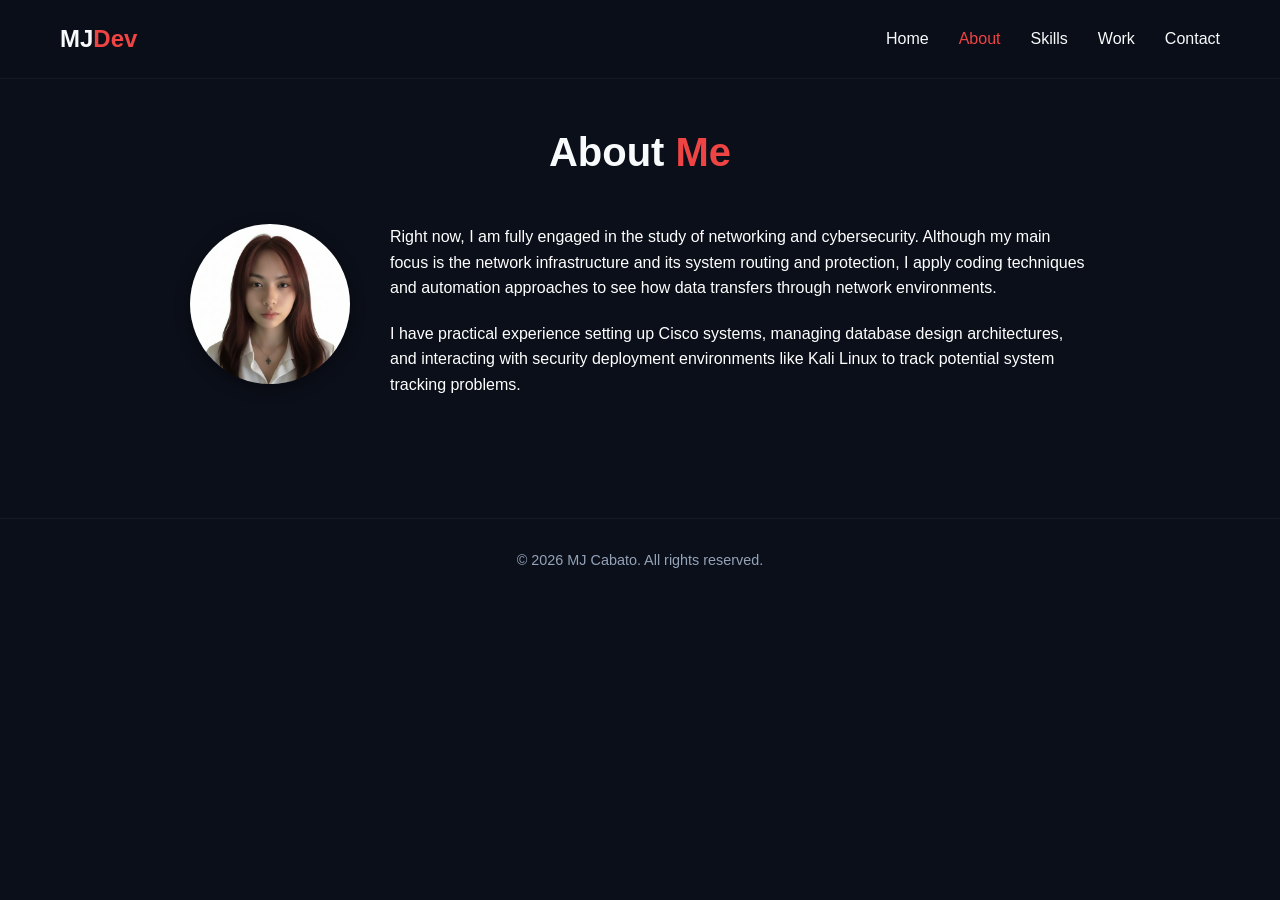
<file: Portfolio/about.html>
<!DOCTYPE html>
<html lang="en">
<head>
    <meta charset="UTF-8">
    <meta name="viewport" content="width=device-width, initial-scale=1.0">
    <title>About Me | MJ Cabato</title>
    <link rel="stylesheet" href="https://cdnjs.cloudflare.com/ajax/libs/font-awesome/6.4.0/css/all.min.css">
    <link rel="stylesheet" href="style.css">
</head>
<body>

    <header>
        <nav class="navbar">
            <div class="logo">MJ<span>Dev</span></div>
            <ul class="nav-links">
                <li><a href="index.html">Home</a></li>
                <li><a href="about.html" class="active">About</a></li>
                <li><a href="skills.html">Skills</a></li>
                <li><a href="work.html">Work</a></li>
                <li><a href="contact.html">Contact</a></li>
            </ul>
        </nav>
    </header>

    <section class="page-container">
        <h2 class="section-title">About <span>Me</span></h2>
        <div class="about-layout">
            <div class="about-img-container">
                <img src="img1.jpg" alt="Jessica" class="about-profile-img">
            </div>
            <div class="about-text">
                <p>Right now, I am fully engaged in the study of networking and cybersecurity. Although my main focus is the network infrastructure and its system routing and protection, I apply coding techniques and automation approaches to see how data transfers through network environments.</p>
                <p>I have practical experience setting up Cisco systems, managing database design architectures, and interacting with security deployment environments like Kali Linux to track potential system tracking problems.</p>
            </div>
        </div>
    </section>

    <footer>
        <p>&copy; 2026 MJ Cabato. All rights reserved.</p>
    </footer>

</body>
</html>
</file>
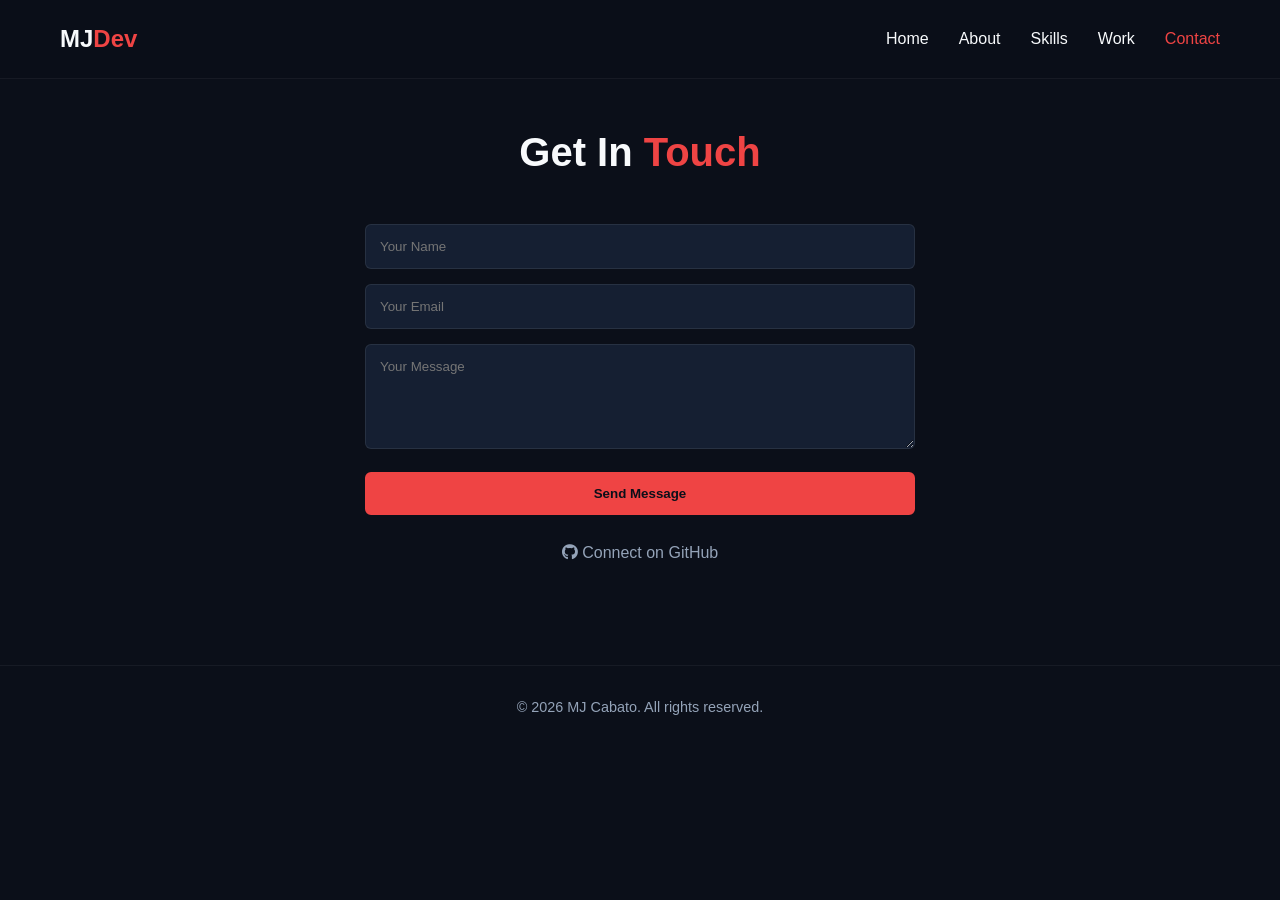
<file: Portfolio/contact.html>
<!DOCTYPE html>
<html lang="en">
<head>
    <meta charset="UTF-8">
    <meta name="viewport" content="width=device-width, initial-scale=1.0">
    <title>Contact Me | MJ Cabato</title>
    <link rel="stylesheet" href="https://cdnjs.cloudflare.com/ajax/libs/font-awesome/6.4.0/css/all.min.css">
    <link rel="stylesheet" href="style.css">
</head>
<body>

    <header>
        <nav class="navbar">
            <div class="logo">MJ<span>Dev</span></div>
            <ul class="nav-links">
                <li><a href="index.html">Home</a></li>
                <li><a href="about.html">About</a></li>
                <li><a href="skills.html">Skills</a></li>
                <li><a href="work.html">Work</a></li>
                <li><a href="contact.html" class="active">Contact</a></li>
            </ul>
        </nav>
    </header>

    <section class="page-container">
        <h2 class="section-title">Get In <span>Touch</span></h2>
        <div class="contact-container">
            
            <form action="https://formspree.io/f/mnjrlbpd" method="POST" id="contact-form">
                
                <div class="form-group">
                    <input type="text" name="name" placeholder="Your Name" required>
                </div>
                
                <div class="form-group">
                    <input type="email" name="email" placeholder="Your Email" required>
                </div>
                
                <div class="form-group">
                    <textarea name="message" placeholder="Your Message" rows="5" required></textarea>
                </div>
                
                <button type="submit" class="btn primary-btn">Send Message</button>
                
            </form>

            <div class="social-links">
                <a href="https://github.com/cabatojessica01-max/" target="_blank"><i class="fab fa-github"></i> Connect on GitHub</a>
            </div>
        </div>
    </section>

    <footer>
        <p>&copy; 2026 MJ Cabato. All rights reserved.</p>
    </footer>

</body>
</html>
</file>
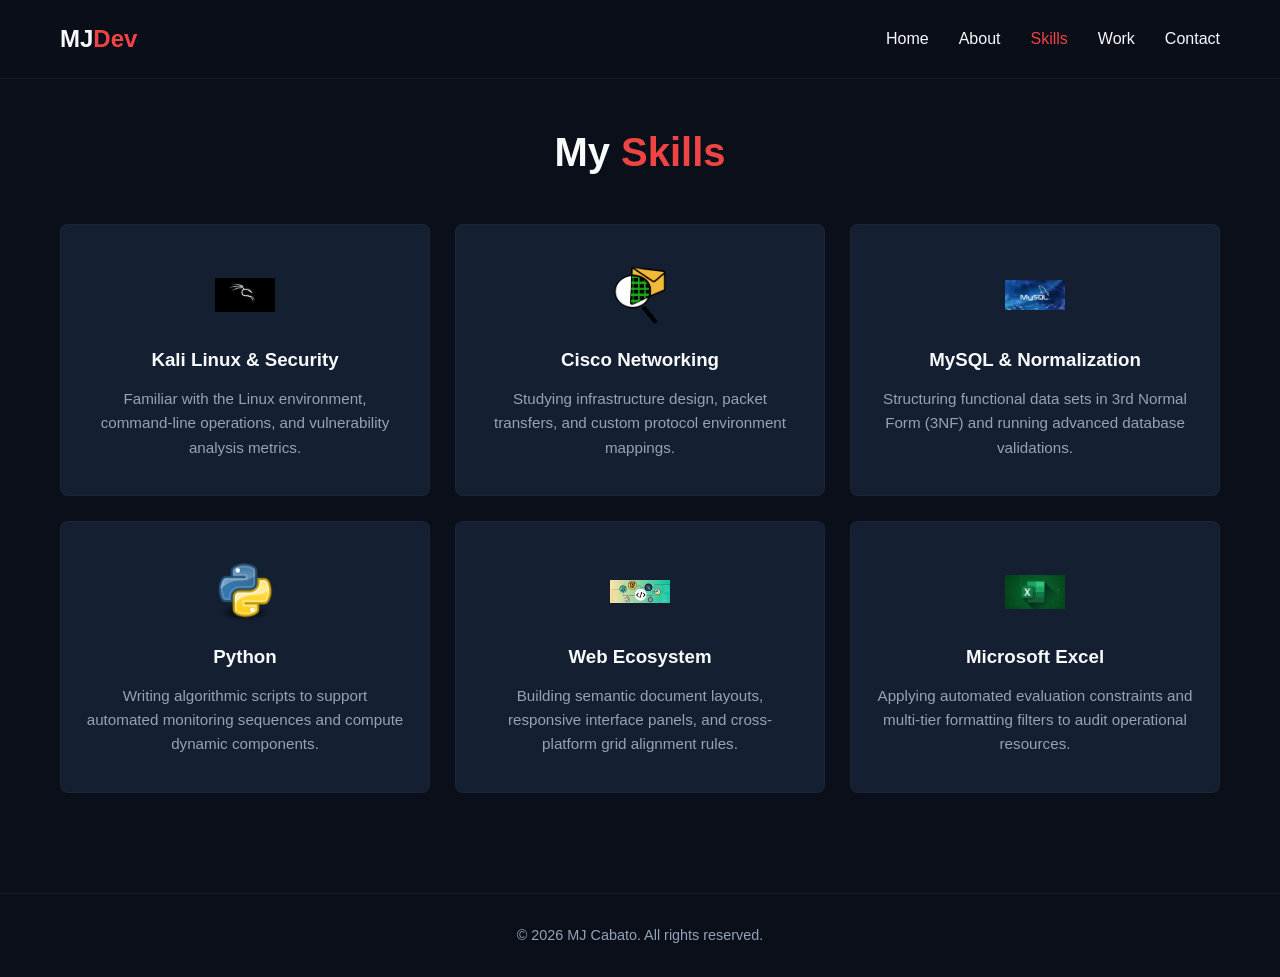
<file: Portfolio/skills.html>
<!DOCTYPE html>
<html lang="en">
<head>
    <meta charset="UTF-8">
    <meta name="viewport" content="width=device-width, initial-scale=1.0">
    <title>My Skills | MJ Cabato</title>
    <link rel="stylesheet" href="style.css">
</head>
<body>

    <header>
        <nav class="navbar">
            <div class="logo">MJ<span>Dev</span></div>
            <ul class="nav-links">
                <li><a href="index.html">Home</a></li>
                <li><a href="about.html">About</a></li>
                <li><a href="skills.html" class="active">Skills</a></li>
                <li><a href="work.html">Work</a></li>
                <li><a href="contact.html">Contact</a></li>
            </ul>
        </nav>
    </header>

    <main class="page-container">
        <h2 class="section-title">My <span>Skills</span></h2>

        <div class="skills-grid">
            
            <!-- Skill 1: Kali Linux -->
            <div class="skill-card">
                <div class="skill-icon-wrapper">
                    <img src="linux.png" alt="Kali Linux" class="app-screenshot-img">
                </div>
                <h3>Kali Linux & Security</h3>
                <p>Familiar with the Linux environment, command-line operations, and vulnerability analysis metrics.</p>
            </div>

            <!-- Skill 2: Cisco Networking -->
            <div class="skill-card">
                <div class="skill-icon-wrapper">
                    <img src="cisco.png" alt="Cisco" class="app-screenshot-img">
                </div>
                <h3>Cisco Networking</h3>
                <p>Studying infrastructure design, packet transfers, and custom protocol environment mappings.</p>
            </div>

            <!-- Skill 3: MySQL -->
            <div class="skill-card">
                <div class="skill-icon-wrapper">
                    <img src="mysql.png" alt="MySQL" class="app-screenshot-img">
                </div>
                <h3>MySQL & Normalization</h3>
                <p>Structuring functional data sets in 3rd Normal Form (3NF) and running advanced database validations.</p>
            </div>

            <!-- Skill 4: Python -->
            <div class="skill-card">
                <div class="skill-icon-wrapper">
                    <img src="python.png" alt="Python" class="app-screenshot-img">
                </div>
                <h3>Python</h3>
                <p>Writing algorithmic scripts to support automated monitoring sequences and compute dynamic components.</p>
            </div>

            <!-- Skill 5: Web Ecosystem -->
            <div class="skill-card">
                <div class="skill-icon-wrapper">
                    <img src="web.png" alt="Web Ecosystem" class="app-screenshot-img">
                </div>
                <h3>Web Ecosystem</h3>
                <p>Building semantic document layouts, responsive interface panels, and cross-platform grid alignment rules.</p>
            </div>

            <!-- Skill 6: Microsoft Excel -->
            <div class="skill-card">
                <div class="skill-icon-wrapper">
                    <img src="excel.png" alt="Excel" class="app-screenshot-img">
                </div>
                <h3>Microsoft Excel</h3>
                <p>Applying automated evaluation constraints and multi-tier formatting filters to audit operational resources.</p>
            </div>

        </div>
    </main>

    <footer>
        <p>&copy; 2026 MJ Cabato. All rights reserved.</p>
    </footer>

</body>
</html>
</file>
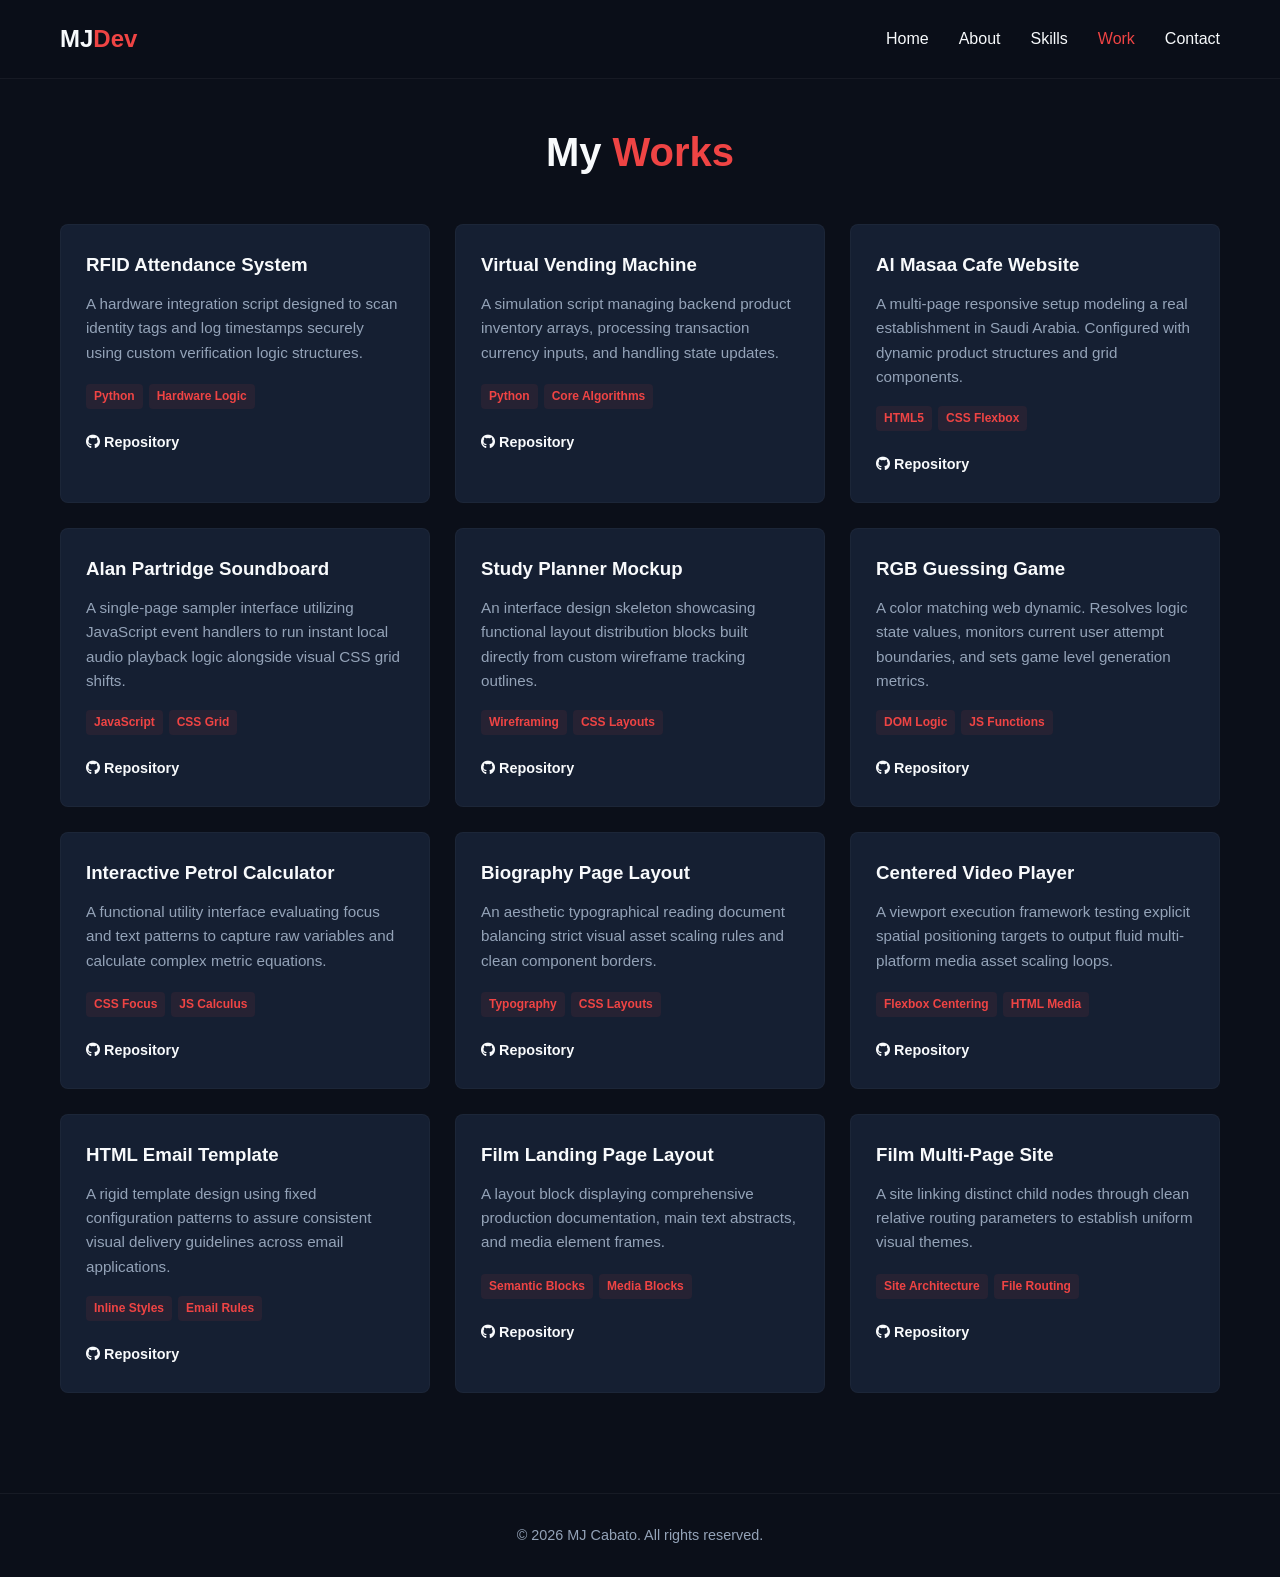
<file: Portfolio/work.html>
<!DOCTYPE html>
<html lang="en">
<head>
    <meta charset="UTF-8">
    <meta name="viewport" content="width=device-width, initial-scale=1.0">
    <title>My Works | MJ Cabato</title>
    <link rel="stylesheet" href="https://cdnjs.cloudflare.com/ajax/libs/font-awesome/6.4.0/css/all.min.css">
    <link rel="stylesheet" href="style.css">
</head>
<body>

    <header>
        <nav class="navbar">
            <div class="logo">MJ<span>Dev</span></div>
            <ul class="nav-links">
                <li><a href="index.html">Home</a></li>
                <li><a href="about.html">About</a></li>
                <li><a href="skills.html">Skills</a></li>
                <li><a href="work.html" class="active">Work</a></li>
                <li><a href="contact.html">Contact</a></li>
            </ul>
        </nav>
    </header>

    <section class="page-container">
        <h2 class="section-title">My <span>Works</span></h2>
        <div class="projects-grid">
            <div class="project-card"><div class="project-info"><h3>RFID Attendance System</h3><p>A hardware integration script designed to scan identity tags and log timestamps securely using custom verification logic structures.</p><div class="project-tech"><span class="tech-tag">Python</span><span class="tech-tag">Hardware Logic</span></div><a href="https://github.com/cabatojessica01-max/" target="_blank" class="proj-link"><i class="fab fa-github"></i> Repository</a></div></div>
            <div class="project-card"><div class="project-info"><h3>Virtual Vending Machine</h3><p>A simulation script managing backend product inventory arrays, processing transaction currency inputs, and handling state updates.</p><div class="project-tech"><span class="tech-tag">Python</span><span class="tech-tag">Core Algorithms</span></div><a href="https://github.com/cabatojessica01-max/" target="_blank" class="proj-link"><i class="fab fa-github"></i> Repository</a></div></div>
            <div class="project-card"><div class="project-info"><h3>Al Masaa Cafe Website</h3><p>A multi-page responsive setup modeling a real establishment in Saudi Arabia. Configured with dynamic product structures and grid components.</p><div class="project-tech"><span class="tech-tag">HTML5</span><span class="tech-tag">CSS Flexbox</span></div><a href="https://github.com/cabatojessica01-max/" target="_blank" class="proj-link"><i class="fab fa-github"></i> Repository</a></div></div>
            <div class="project-card"><div class="project-info"><h3>Alan Partridge Soundboard</h3><p>A single-page sampler interface utilizing JavaScript event handlers to run instant local audio playback logic alongside visual CSS grid shifts.</p><div class="project-tech"><span class="tech-tag">JavaScript</span><span class="tech-tag">CSS Grid</span></div><a href="https://github.com/cabatojessica01-max/" target="_blank" class="proj-link"><i class="fab fa-github"></i> Repository</a></div></div>
            <div class="project-card"><div class="project-info"><h3>Study Planner Mockup</h3><p>An interface design skeleton showcasing functional layout distribution blocks built directly from custom wireframe tracking outlines.</p><div class="project-tech"><span class="tech-tag">Wireframing</span><span class="tech-tag">CSS Layouts</span></div><a href="https://github.com/cabatojessica01-max/" target="_blank" class="proj-link"><i class="fab fa-github"></i> Repository</a></div></div>
            <div class="project-card"><div class="project-info"><h3>RGB Guessing Game</h3><p>A color matching web dynamic. Resolves logic state values, monitors current user attempt boundaries, and sets game level generation metrics.</p><div class="project-tech"><span class="tech-tag">DOM Logic</span><span class="tech-tag">JS Functions</span></div><a href="https://github.com/cabatojessica01-max/" target="_blank" class="proj-link"><i class="fab fa-github"></i> Repository</a></div></div>
            <div class="project-card"><div class="project-info"><h3>Interactive Petrol Calculator</h3><p>A functional utility interface evaluating focus and text patterns to capture raw variables and calculate complex metric equations.</p><div class="project-tech"><span class="tech-tag">CSS Focus</span><span class="tech-tag">JS Calculus</span></div><a href="https://github.com/cabatojessica01-max/" target="_blank" class="proj-link"><i class="fab fa-github"></i> Repository</a></div></div>
            <div class="project-card"><div class="project-info"><h3>Biography Page Layout</h3><p>An aesthetic typographical reading document balancing strict visual asset scaling rules and clean component borders.</p><div class="project-tech"><span class="tech-tag">Typography</span><span class="tech-tag">CSS Layouts</span></div><a href="https://github.com/cabatojessica01-max/" target="_blank" class="proj-link"><i class="fab fa-github"></i> Repository</a></div></div>
            <div class="project-card"><div class="project-info"><h3>Centered Video Player</h3><p>A viewport execution framework testing explicit spatial positioning targets to output fluid multi-platform media asset scaling loops.</p><div class="project-tech"><span class="tech-tag">Flexbox Centering</span><span class="tech-tag">HTML Media</span></div><a href="https://github.com/cabatojessica01-max/" target="_blank" class="proj-link"><i class="fab fa-github"></i> Repository</a></div></div>
            <div class="project-card"><div class="project-info"><h3>HTML Email Template</h3><p>A rigid template design using fixed configuration patterns to assure consistent visual delivery guidelines across email applications.</p><div class="project-tech"><span class="tech-tag">Inline Styles</span><span class="tech-tag">Email Rules</span></div><a href="https://github.com/cabatojessica01-max/" target="_blank" class="proj-link"><i class="fab fa-github"></i> Repository</a></div></div>
            <div class="project-card"><div class="project-info"><h3>Film Landing Page Layout</h3><p>A layout block displaying comprehensive production documentation, main text abstracts, and media element frames.</p><div class="project-tech"><span class="tech-tag">Semantic Blocks</span><span class="tech-tag">Media Blocks</span></div><a href="https://github.com/cabatojessica01-max/" target="_blank" class="proj-link"><i class="fab fa-github"></i> Repository</a></div></div>
            <div class="project-card"><div class="project-info"><h3>Film Multi-Page Site</h3><p>A site linking distinct child nodes through clean relative routing parameters to establish uniform visual themes.</p><div class="project-tech"><span class="tech-tag">Site Architecture</span><span class="tech-tag">File Routing</span></div><a href="https://github.com/cabatojessica01-max/" target="_blank" class="proj-link"><i class="fab fa-github"></i> Repository</a></div></div>
        </div>
    </section>

    <footer>
        <p>&copy; 2026 MJ Cabato. All rights reserved.</p>
    </footer>

</body>
</html>
</file>
<file: Portfolio/style.css>
* {
    margin: 0;
    padding: 0;
    box-sizing: border-box;
    font-family: 'Segoe UI', Tahoma, sans-serif;
    scroll-behavior: smooth;
}

:root {
    --bg-color: #0b0f19;
    --card-bg: #151f32;
    --primary-color: #ef4444;
    --text-main: #f8fafc;
    --text-muted: #94a3b8;
    --transition: all 0.3s ease;
}

body {
    background-color: var(--bg-color);
    color: var(--text-main);
    line-height: 1.6;
}

/* --- Shared Layout Containers --- */
.page-container {
    max-width: 1200px;
    margin: 0 auto;
    padding: 120px 20px 60px 20px;
}

span {
    color: var(--primary-color);
}

.section-title {
    text-align: center;
    font-size: 2.5rem;
    margin-bottom: 40px;
}

/* --- Navigation Module --- */
header {
    position: fixed;
    top: 0;
    width: 100%;
    background: rgba(11, 15, 25, 0.9);
    backdrop-filter: blur(10px);
    z-index: 1000;
    border-bottom: 1px solid rgba(255, 255, 255, 0.05);
}

.navbar {
    display: flex;
    justify-content: space-between;
    align-items: center;
    max-width: 1200px;
    margin: 0 auto;
    padding: 20px;
}

.logo {
    font-size: 1.5rem;
    font-weight: 700;
}

.nav-links {
    display: flex;
    list-style: none;
    gap: 30px;
}

.nav-links a {
    color: var(--text-main);
    text-decoration: none;
    font-weight: 500;
    transition: var(--transition);
}

.nav-links a:hover, 
.nav-links a.active {
    color: var(--primary-color);
}

/* --- Hero Layout --- */
.hero-section {
    height: 100vh;
    display: flex;
    align-items: center;
    justify-content: center;
    text-align: center;
    padding: 0 20px;
    background: radial-gradient(circle at center, #151f32 0%, #0b0f19 100%);
}

.hero-content h3 {
    font-size: 1.3rem;
    color: var(--primary-color);
    margin-bottom: 10px;
}

.hero-content h1 {
    font-size: 3.8rem;
    margin-bottom: 20px;
}

.hero-content p {
    max-width: 650px;
    margin: 0 auto 40px;
    color: var(--text-muted);
}

/* --- Buttons --- */
.btn {
    display: inline-block;
    padding: 12px 30px;
    border-radius: 6px;
    text-decoration: none;
    font-weight: 600;
    transition: var(--transition);
}

.primary-btn {
    background-color: var(--primary-color);
    color: #0b0f19;
    border: 2px solid var(--primary-color);
    margin-right: 15px;
}

.primary-btn:hover {
    background-color: transparent;
    color: var(--primary-color);
}

.secondary-btn {
    background-color: transparent;
    color: var(--text-main);
    border: 2px solid var(--text-muted);
}

.secondary-btn:hover {
    border-color: var(--primary-color);
    color: var(--primary-color);
}

/* --- About View --- */
.about-layout {
    display: flex;
    align-items: flex-start;
    justify-content: center;
    gap: 40px;
    max-width: 900px;
    margin: 40px auto 0 auto;
}

.about-img-container {
    width: 160px;
    height: 160px;
    flex-shrink: 0;
    border-radius: 50%;
    overflow: hidden;
    box-shadow: 0 4px 15px rgba(0,0,0,0.4);
}

.about-profile-img {
    width: 100%;
    height: 100%;
    object-fit: cover;
}

.about-text {
    flex: 1;
    color: #ffffff;
}

.about-text p {
    margin-bottom: 20px;
}

/* --- Framework Grids --- */
.skills-grid, 
.projects-grid {
    display: grid;
    gap: 25px;
    margin-top: 20px;
}

.skills-grid {
    grid-template-columns: repeat(auto-fit, minmax(280px, 1fr));
}

.projects-grid {
    grid-template-columns: repeat(auto-fit, minmax(320px, 1fr));
}

/* --- Cards Template --- */
.skill-card, 
.project-card {
    background-color: var(--card-bg);
    border-radius: 8px;
    border: 1px solid rgba(255, 255, 255, 0.03);
    transition: var(--transition);
}

.skill-card {
    padding: 35px 25px;
    text-align: center;
}

.skill-card:hover {
    transform: translateY(-5px);
    border-color: rgba(239, 68, 68, 0.2);
}

.skill-icon {
    font-size: 2.8rem;
    color: var(--primary-color);
    margin-bottom: 15px;
}

.skill-card h3, 
.project-info h3 {
    margin-bottom: 12px;
}

.skill-card p, 
.project-info p {
    color: var(--text-muted);
    font-size: 0.95rem;
}

/* --- Projects Module --- */
.project-card:hover {
    transform: translateY(-3px);
    box-shadow: 0 8px 20px rgba(0,0,0,0.3);
}

.project-info {
    padding: 25px;
}

.project-info p {
    margin-bottom: 15px;
    min-height: 75px;
}

.project-tech {
    margin-bottom: 20px;
}

.tech-tag {
    background: rgba(239, 68, 68, 0.08);
    color: var(--primary-color);
    padding: 3px 8px;
    border-radius: 4px;
    font-size: 0.75rem;
    font-weight: 600;
    margin-right: 6px;
    display: inline-block;
}

.proj-link {
    color: var(--text-main);
    text-decoration: none;
    font-size: 0.9rem;
    font-weight: 600;
}

.proj-link:hover {
    color: var(--primary-color);
}

/* --- Contact & Forms --- */
.contact-container {
    max-width: 550px;
    margin: 0 auto;
}

.form-group {
    margin-bottom: 15px;
}

.form-group input, 
.form-group textarea {
    width: 100%;
    padding: 14px;
    background-color: var(--card-bg);
    border: 1px solid rgba(255, 255, 255, 0.08);
    border-radius: 6px;
    color: var(--text-main);
    outline: none;
    transition: var(--transition);
}

.form-group input:focus, 
.form-group textarea:focus {
    border-color: var(--primary-color);
}

.contact-container .btn {
    width: 100%;
    cursor: pointer;
}

.social-links {
    text-align: center;
    margin-top: 25px;
}

.social-links a {
    color: var(--text-muted);
    text-decoration: none;
    transition: var(--transition);
}

.social-links a:hover {
    color: var(--primary-color);
}

/* --- Footer Module --- */
footer {
    text-align: center;
    padding: 30px 20px;
    margin-top: 40px;
    border-top: 1px solid rgba(255, 255, 255, 0.05);
}

footer p {
    color: var(--text-muted);
    font-size: 0.9rem;
}

/* --- Responsive Views --- */
@media (max-width: 768px) {
    .nav-links { display: none; }
    .hero-content h1 { font-size: 2.5rem; }
    .about-layout { flex-direction: column; align-items: center; text-align: center; }
}
/* --- Video Background Styling --- */
.hero-section {
    position: relative;
    overflow: hidden;
}

.hero-bg-video {
    position: absolute;
    top: 50%;
    left: 50%;
    min-width: 100%;
    min-height: 100%;
    width: auto;
    height: auto;
    z-index: 1;
    transform: translate(-50%, -50%);
    object-fit: cover;
}

.hero-overlay {
    position: absolute;
    top: 0;
    left: 0;
    width: 100%;
    height: 100%;
    background: rgba(11, 15, 25, 0.75); 
    z-index: 2;
}

.hero-content {
    position: relative;
    z-index: 3; 
}

.project-img {
    width: 100%;
    height: 180px;
    object-fit: cover;
    border-top-left-radius: 8px;
    border-top-right-radius: 8px;
    border-bottom: 1px solid rgba(255, 255, 255, 0.05);
}

.skill-icon-wrapper {
    display: flex;
    justify-content: center;
    align-items: center;
    height: 70px;          
    margin-bottom: 15px;  
    width: 100%;           
    overflow: hidden;
}

.app-screenshot-img {
    max-width: 60px;       
    max-height: 60px;   
    width: auto;          
    height: auto;       
    object-fit: contain;  
    display: block;
}
</file>
